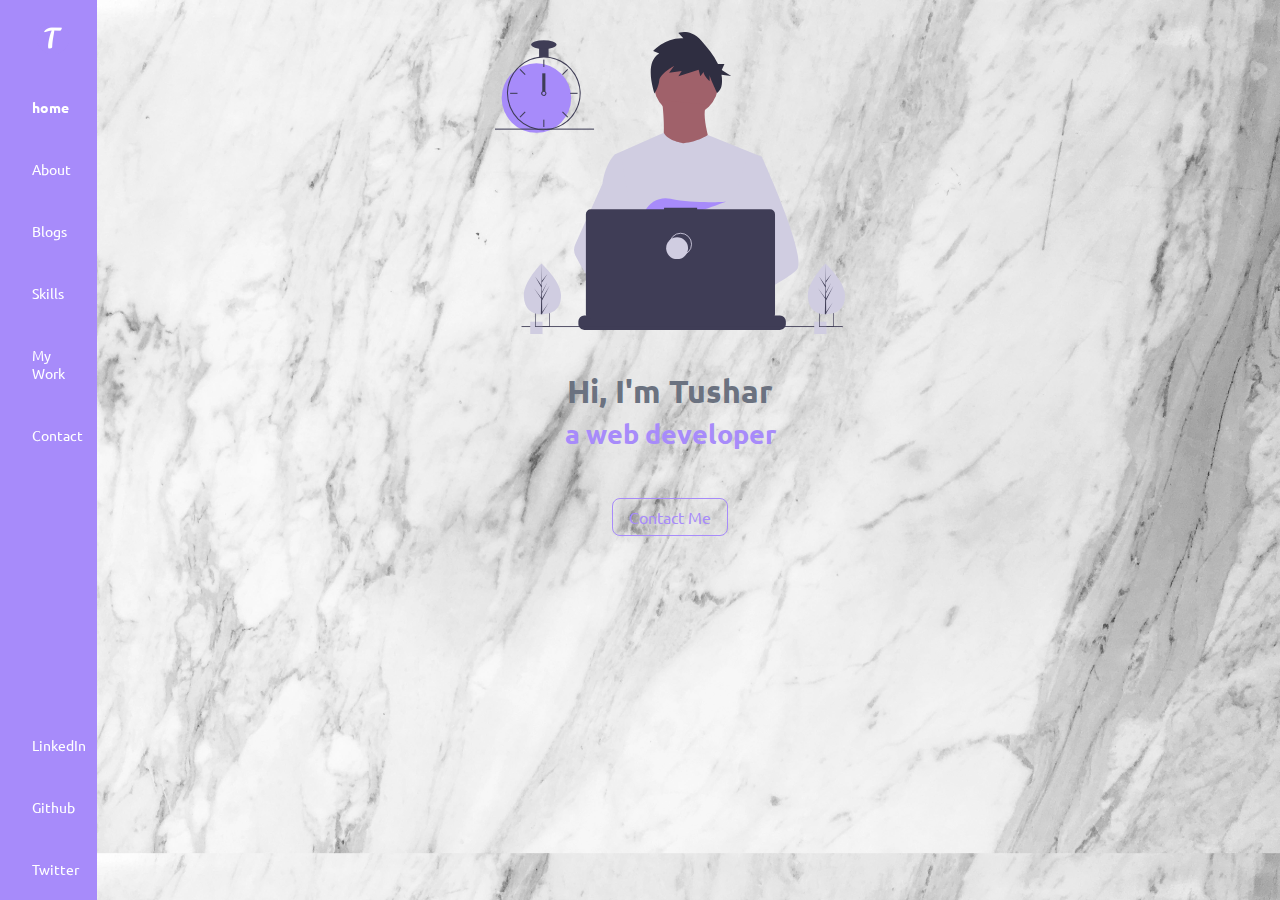
<file: index.html>
<!DOCTYPE html>
<html lang="en">

<head>
    <meta charset="UTF-8">
    <meta name="viewport" content="width=device-width, initial-scale=1.0">
    <link rel="apple-touch-icon" sizes="180x180" href="/images/favicon/apple-touch-icon.png">
    <link rel="icon" type="image/png" sizes="32x32" href="/images/favicon/favicon-32x32.png">
    <link rel="icon" type="image/png" sizes="16x16" href="/images/favicon/favicon-16x16.png">
    <link rel="manifest" href="/site.webmanifest">
    <title>Home | Tushar</title>
    <link href="/styles.css" rel="stylesheet">
</head>

<body>
    <div id="page">
        <div class="navigation container sidenav">
            <a href="/index.html">
                <img class="sidenav-icon" src="/images/favicon/favicon-32x32.png">
            </a>
            <a class="link link-active" href="/">home</a>
            <a class="link" href="/aboutme.html">About</a>
            <a class="link" href="/blogs.html">Blogs</a>
            <a class="link" href="/skills.html">Skills</a>
            <a class="link" href="/projects.html">My Work</a>
            <a class="link" href="/contact.html">Contact</a>
            <ul class="align-bottom list-non-bullet">
                <li>
                    <a class="link" href="http://www.linkedin.com/in/tushar-dahiya">LinkedIn</a>
                </li>
                <li>
                    <a class="link" href="http://github.com/tushardahiya">Github</a>
                </li>
                <li>
                    <a class="link" href="https://twitter.com/nothingcoolleft">Twitter</a>
                </li>
            </ul>
        </div>

        <header class="hero">
            <img class="hero-image" src="/images/hero-image.svg">
            <h1 class="hero-heading">Hi, I'm Tushar <br>
                <small>
                    <span class="hero-heading heading-inverted">a web developer</span>
                </small>
            </h1>
        </header>

        <div class="container container-center">
            <a class="link link-secondary" href="/contact.html">Contact Me</a>
        </div>

    </div>



</body>

</html>
</file>
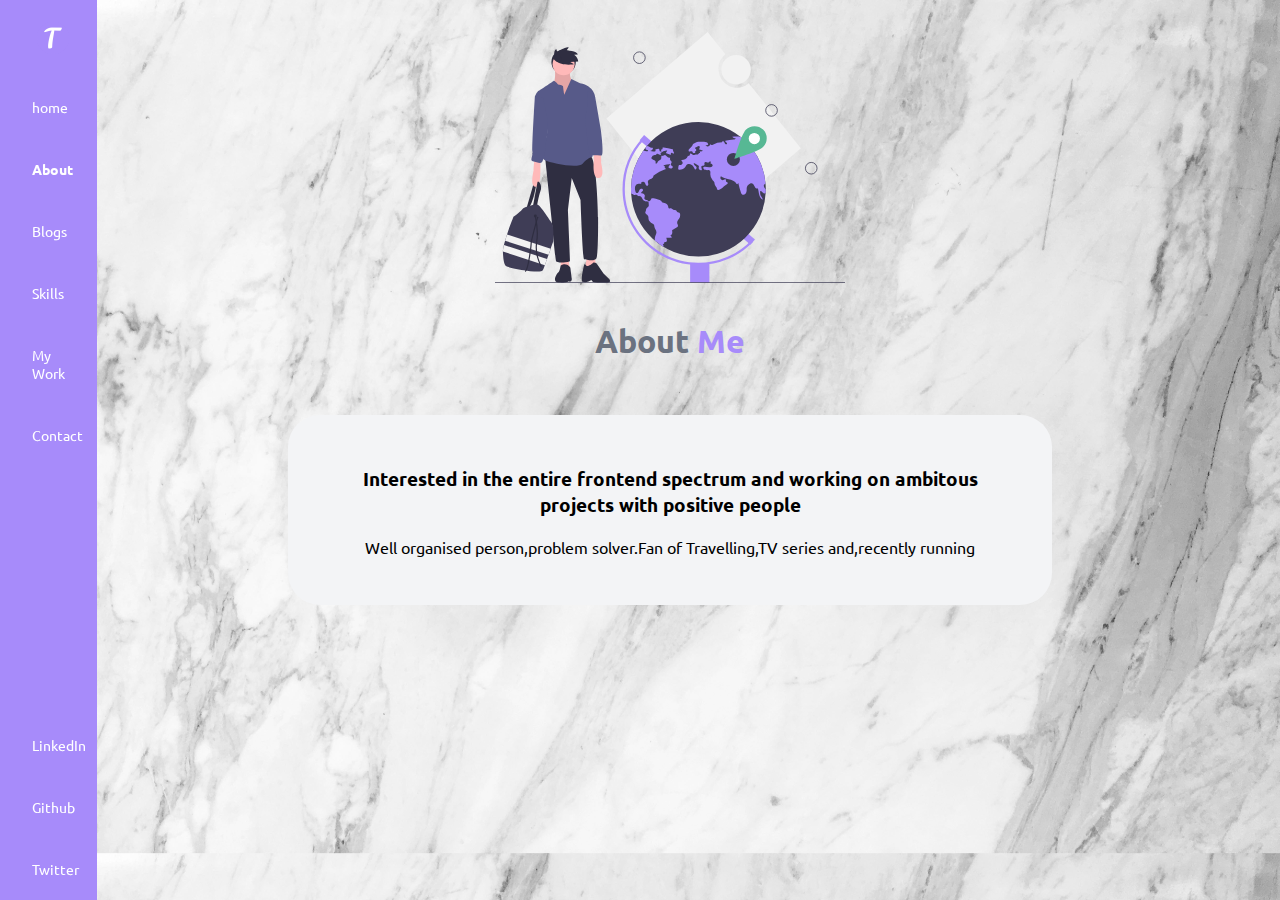
<file: aboutme.html>
<!DOCTYPE html>
<html lang="en">

<head>
    <meta charset="UTF-8">
    <meta name="viewport" content="width=device-width, initial-scale=1.0">
    <link rel="apple-touch-icon" sizes="180x180" href="/images/favicon/apple-touch-icon.png">
    <link rel="icon" type="image/png" sizes="32x32" href="/images/favicon/favicon-32x32.png">
    <link rel="icon" type="image/png" sizes="16x16" href="/images/favicon/favicon-16x16.png">
    <link rel="manifest" href="/site.webmanifest">
    <title>About Me | Tushar</title>
    <link href="styles.css" rel="stylesheet">
</head>

<body>
    <div id="page">
        <div class="navigation container sidenav">
            <a href="/index.html">
                <img class="sidenav-icon" src="/images/favicon/favicon-32x32.png">
            </a>
            <a class="link" href="/">home</a>
            <a class="link link-active" href="/aboutme.html">About</a>
            <a class="link" href="/blogs.html">Blogs</a>
            <a class="link" href="/skills.html">Skills</a>
            <a class="link" href="/projects.html">My Work</a>
            <a class="link" href="/contact.html">Contact</a>
            <ul class="align-bottom list-non-bullet">
                <li>
                    <a class="link" href="http://www.linkedin.com/in/tushar-dahiya">LinkedIn</a>
                </li>
                <li>
                    <a class="link" href="http://github.com/tushardahiya">Github</a>
                </li>
                <li>
                    <a class="link" href="https://twitter.com/nothingcoolleft">Twitter</a>
                </li>
            </ul>
        </div>



        <header class="hero">
            <img class="hero-image" src="/images/hero-image-aboutme.svg">
            <h1 class="hero-heading">About <span class="heading-inverted">Me</span></h1>
        </header>

        <section class="section ow container-center">
            <div class="container container-center">
                <h3>Interested in the entire frontend spectrum and working on ambitous projects with positive people
                </h3>
                <p>Well organised person,problem solver.Fan of Travelling,TV series and,recently running</p>
            </div>
        </section>

    </div>
</body>

</html>
</file>
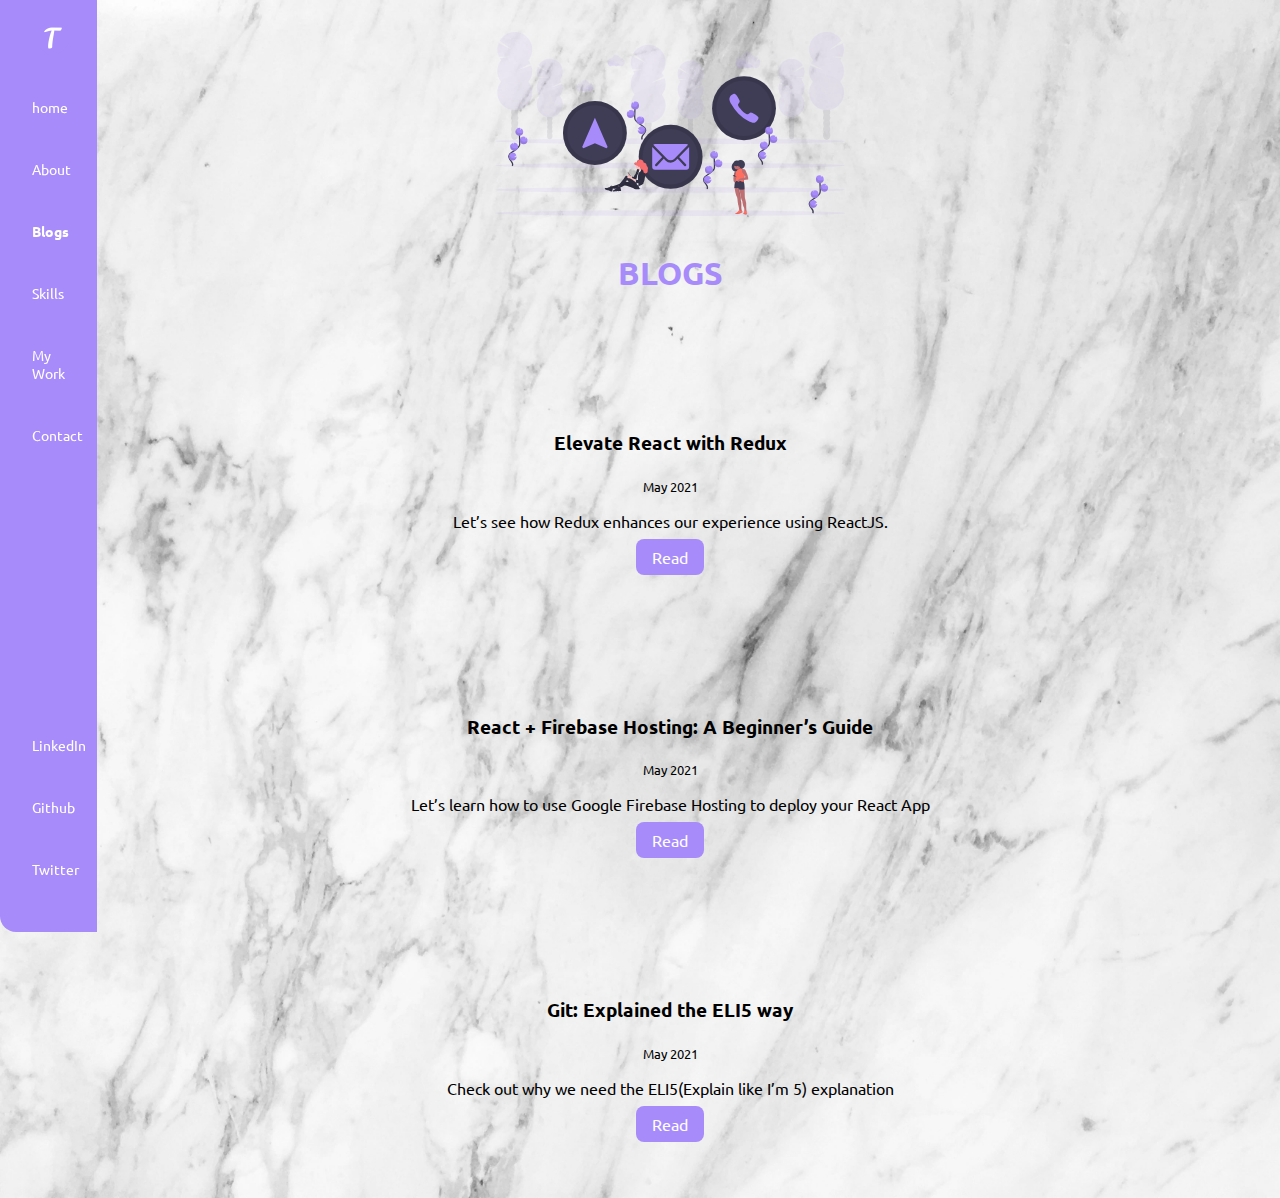
<file: blogs.html>
<!DOCTYPE html>
<html lang="en">

<head>
    <meta charset="UTF-8">
    <meta name="viewport" content="width=device-width, initial-scale=1.0">
    <link rel="apple-touch-icon" sizes="180x180" href="/images/favicon/apple-touch-icon.png">
    <link rel="icon" type="image/png" sizes="32x32" href="/images/favicon/favicon-32x32.png">
    <link rel="icon" type="image/png" sizes="16x16" href="/images/favicon/favicon-16x16.png">
    <link rel="manifest" href="/site.webmanifest">
    <title>My Blogs | Tushar</title>
    <link href="/styles.css" rel="stylesheet">
</head>

<body>
    <div id="page">


        <div class="navigation container sidenav">
            <a href="/index.html">
                <img class="sidenav-icon" src="/images/favicon/favicon-32x32.png">
            </a>
            <a class="link" href="/">home</a>
            <a class="link" href="/aboutme.html">About</a>
            <a class="link link-active" href="/blogs.html">Blogs</a>
            <a class="link" href="/skills.html">Skills</a>
            <a class="link" href="/projects.html">My Work</a>
            <a class="link" href="/contact.html">Contact</a>
            <ul class="align-bottom list-non-bullet">
                <li>
                    <a class="link" href="http://www.linkedin.com/in/tushar-dahiya">LinkedIn</a>
                </li>
                <li>
                    <a class="link" href="http://github.com/tushardahiya">Github</a>
                </li>
                <li>
                    <a class="link" href="https://twitter.com/nothingcoolleft">Twitter</a>
                </li>
            </ul>
        </div>

        <header class="hero">
            <img class="hero-image" src="/images/hero-image-contact.svg">
            <h1 class="hero-heading"><span class="heading-inverted">BLOGS</span></h1>
        </header>

        <section class="section container-center">
            <div class="container container-center">
                <section class="section ">
                    <div class="container container-center">
                        <h3>Elevate React with Redux</h3>
                        <small>May 2021</small>
                        <p>Let’s see how Redux enhances our experience using ReactJS.</p>
                        <a class="link link-primary" target="_blank"
                            href="https://twoshar.medium.com/elevate-react-with-redux-dd848803f9ff?source=friends_link&sk=f64d3fa70fd640c8bd4441c62786b72a">Read</a>
                    </div>
                </section>
            </div>
        </section>
        <section class="section container-center">
            <div class="container container-center">
                <section class="section ">
                    <div class="container container-center">
                        <h3>React + Firebase Hosting: A Beginner’s Guide</h3>
                        <small>May 2021</small>
                        <p>Let’s learn how to use Google Firebase Hosting to deploy your React App</p>
                        <a class="link link-primary" target="_blank"
                            href="https://twoshar.medium.com/react-firebase-hosting-a-beginners-guide-69c18c56cd0b?source=friends_link&sk=e06255c5153c4e8e85564ef8ee5e239f">Read</a>
                    </div>
                </section>
            </div>
        </section>
        
        <section class="section container-center">
            <div class="container container-center">
                <section class="section ">
                    <div class="container container-center">
                        <h3>Git: Explained the ELI5 way</h3>
                        <small>May 2021</small>
                        <p>Check out why we need the ELI5(Explain like I’m 5) explanation</p>
                        <a class="link link-primary" target="_blank"
                            href="https://twoshar.medium.com/git-explained-the-eli5-way-ce75ba38d954?source=friends_link&sk=655492c8894ea46911008d9b14d98104">Read</a>
                    </div>
                </section>
            </div>
        </section>

    </div>

</body>

</html>
</file>
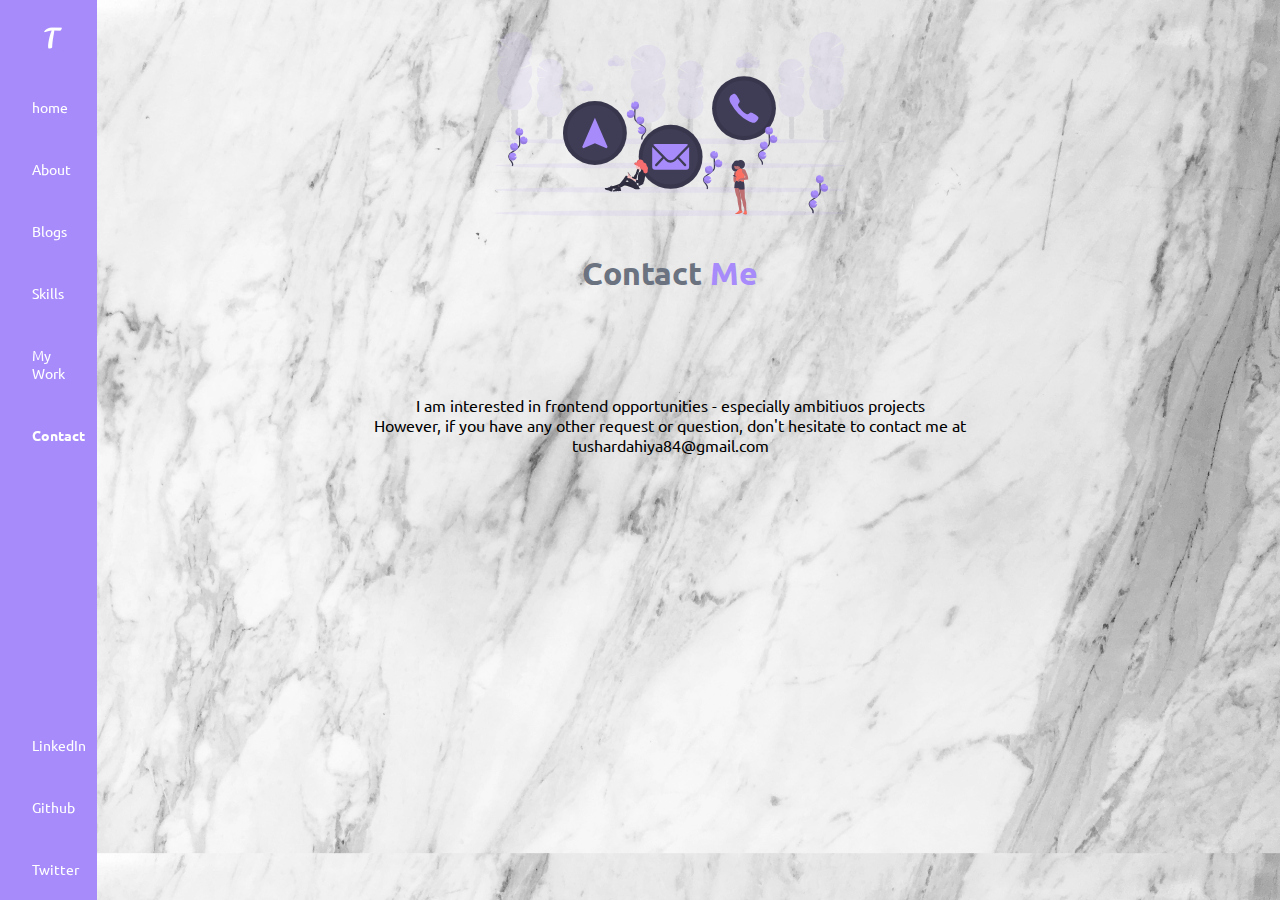
<file: contact.html>
<!DOCTYPE html>
<html lang="en">

<head>
    <meta charset="UTF-8">
    <meta name="viewport" content="width=device-width, initial-scale=1.0">
    <link rel="apple-touch-icon" sizes="180x180" href="/images/favicon/apple-touch-icon.png">
    <link rel="icon" type="image/png" sizes="32x32" href="/images/favicon/favicon-32x32.png">
    <link rel="icon" type="image/png" sizes="16x16" href="/images/favicon/favicon-16x16.png">
    <link rel="manifest" href="/site.webmanifest">
    <title>Contact Me | Tushar</title>
    <link href="/styles.css" rel="stylesheet">
</head>

<body>
    <div id="page">


        <div class="navigation container sidenav">
            <a href="/index.html">
                <img class="sidenav-icon" src="/images/favicon/favicon-32x32.png">
            </a>
            <a class="link" href="/">home</a>
            <a class="link" href="/aboutme.html">About</a>
            <a class="link" href="/blogs.html">Blogs</a>
            <a class="link" href="/skills.html">Skills</a>
            <a class="link" href="/projects.html">My Work</a>
            <a class="link link-active" href="/contact.html">Contact</a>
            <ul class="align-bottom list-non-bullet">
                <li>
                    <a class="link" href="http://www.linkedin.com/in/tushar-dahiya">LinkedIn</a>
                </li>
                <li>
                    <a class="link" href="http://github.com/tushardahiya">Github</a>
                </li>
                <li>
                    <a class="link" href="https://twitter.com/nothingcoolleft">Twitter</a>
                </li>
            </ul>
        </div>

        <header class="hero">
            <img class="hero-image" src="/images/hero-image-contact.svg">
            <h1 class="hero-heading">Contact <span class="heading-inverted">Me</span></h1>
        </header>

        <section class="section container-center">
            <div class="container container-center">
                <p>I am interested in frontend opportunities - especially ambitiuos projects <br>
                    However, if you have any other request or question, don't hesitate to contact me at tushardahiya84@gmail.com
                </p>
            </div>
        </section>

    </div>

</body>

</html>
</file>
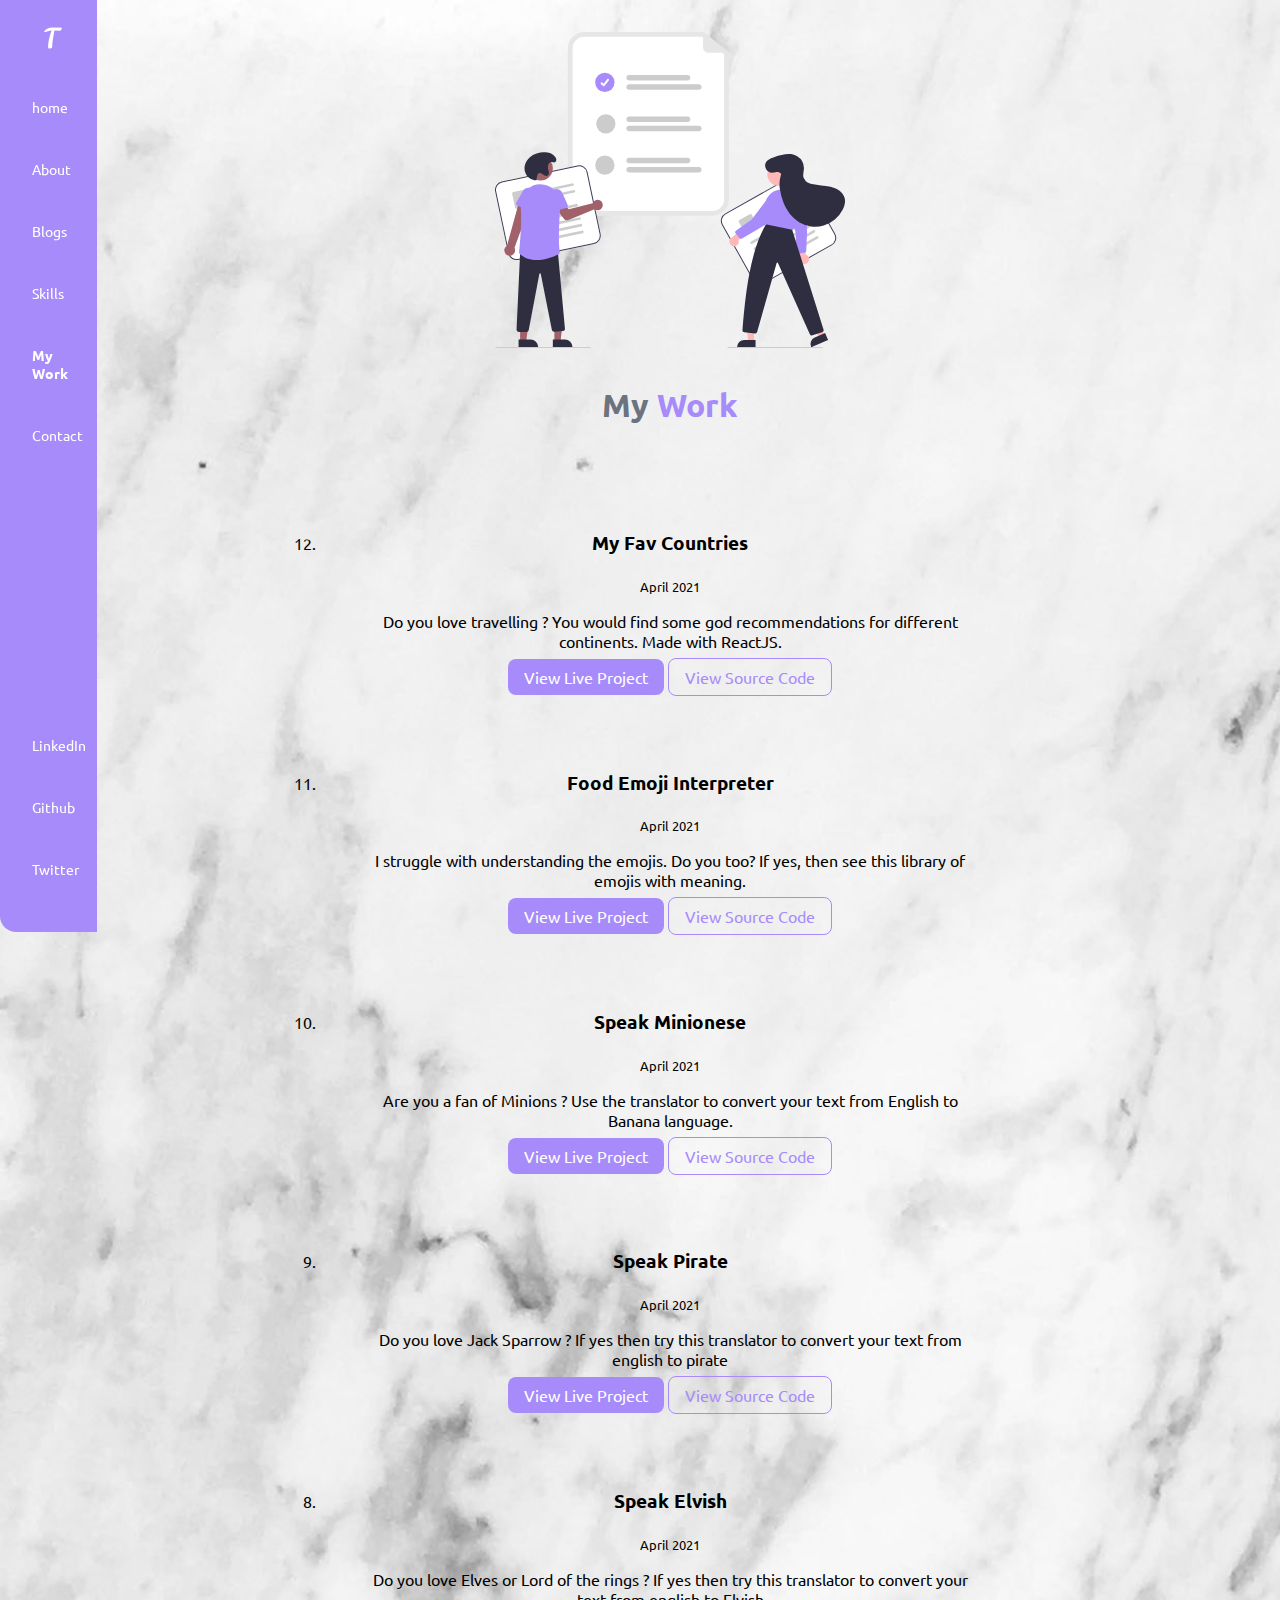
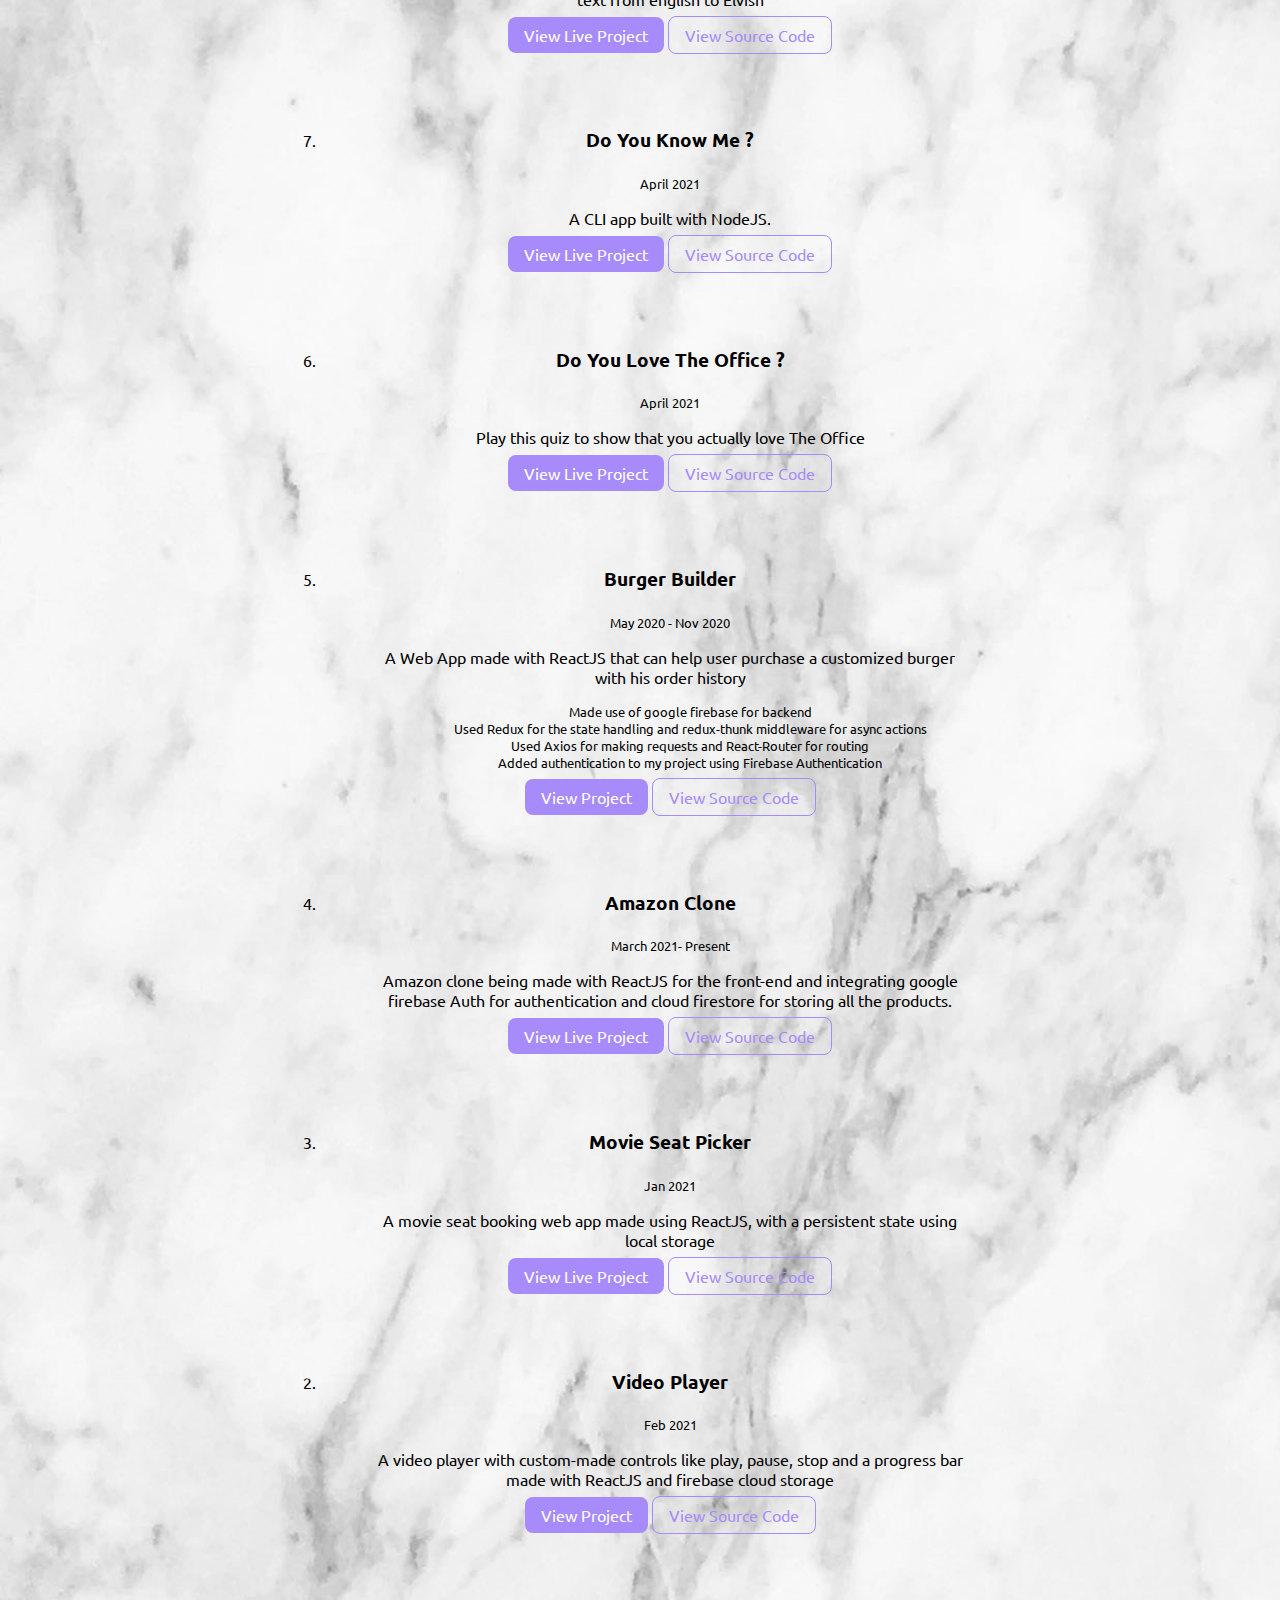
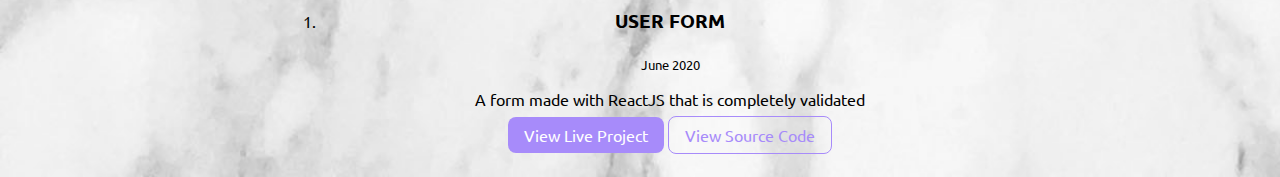
<file: projects.html>
<!DOCTYPE html>
<html lang="en">

<head>
    <meta charset="UTF-8">
    <meta name="viewport" content="width=device-width, initial-scale=1.0">
    <link rel="apple-touch-icon" sizes="180x180" href="/images/favicon/apple-touch-icon.png">
    <link rel="icon" type="image/png" sizes="32x32" href="/images/favicon/favicon-32x32.png">
    <link rel="icon" type="image/png" sizes="16x16" href="/images/favicon/favicon-16x16.png">
    <link rel="manifest" href="/site.webmanifest">
    <title>My Work | Tushar</title>
    <link href="styles.css" rel="stylesheet">
</head>

<body>
    <div id="page">
        <div class="navigation container sidenav">
            <a href="/index.html">
                <img class="sidenav-icon" src="/images/favicon/favicon-32x32.png">
            </a>
            <a class="link" href="/">home</a>
            <a class="link" href="/aboutme.html">About</a>
            <a class="link" href="/blogs.html">Blogs</a>
            <a class="link" href="/skills.html">Skills</a>
            <a class="link link-active" href="/projects.html">My Work</a>
            <a class="link" href="/contact.html">Contact</a>
            <ul class="align-bottom list-non-bullet">
                <li>
                    <a class="link" href="http://www.linkedin.com/in/tushar-dahiya">LinkedIn</a>
                </li>
                <li>
                    <a class="link" href="http://github.com/tushardahiya">Github</a>
                </li>
                <li>
                    <a class="link" href="https://twitter.com/nothingcoolleft">Twitter</a>
                </li>
            </ul>
        </div>



        <header class="hero">
            <img class="hero-image" src="/images/hero-image-projects.svg">
            <h1 class="hero-heading">My <span class="heading-inverted">Work</span></h1>
        </header>


        <ol reversed class="container container-center">
            <li>
                <section class="section ">
                    <div class="container container-center">
                        <h3>My Fav Countries</h3>
                        <small>April 2021</small>
                        <p>Do you love travelling ? You would find some god recommendations for different continents. Made with ReactJS.</p>
                        <a class="link link-primary" target="_blank"
                            href="https://travellersguide.netlify.app/">View Live
                            Project</a>
                        <a class="link link-secondary" target="_blank"
                            href="https://github.com/tushardahiya/travelguide">View
                            Source Code</a>
                    </div>
                </section>
            </li>
            <li>
                <section class="section ">
                    <div class="container container-center">
                        <h3>Food Emoji Interpreter</h3>
                        <small>April 2021</small>
                        <p>I struggle with understanding the emojis. Do you too? If yes, then see this library of emojis with meaning.</p>
                        <a class="link link-primary" target="_blank"
                            href="https://tusharsemojiinterpreter.netlify.app/">View Live
                            Project</a>
                        <a class="link link-secondary" target="_blank"
                            href="https://github.com/tushardahiya/emoji">View
                            Source Code</a>
                    </div>
                </section>
            </li>
            <li>
                <section class="section ">
                    <div class="container container-center">
                        <h3>Speak Minionese</h3>
                        <small>April 2021</small>
                        <p>Are you a fan of Minions ? Use the translator to convert your text from English to Banana language.</p>
                        <a class="link link-primary" target="_blank"
                            href="https://talkinminionese.netlify.app/">View Live
                            Project</a>
                        <a class="link link-secondary" target="_blank"
                            href="https://github.com/tushardahiya/minionese">View
                            Source Code</a>
                    </div>
                </section>
            </li>
            <li>
                <section class="section ">
                    <div class="container container-center">
                        <h3>Speak Pirate</h3>
                        <small>April 2021</small>
                        <p>Do you love Jack Sparrow ? If yes then 
                            try this translator to convert your text 
                            from english to pirate</p>
                        <a class="link link-primary" target="_blank"
                            href="https://talkpirate.netlify.app/">View Live
                            Project</a>
                        <a class="link link-secondary" target="_blank"
                            href="https://github.com/tushardahiya/pirate">View
                            Source Code</a>
                    </div>
                </section>
            </li>
            <li>
                <section class="section ">
                    <div class="container container-center">
                        <h3>Speak Elvish</h3>
                        <small>April 2021</small>
                        <p>Do you love Elves or Lord of the rings ? If yes then 
                            try this translator to convert your text 
                            from english to Elvish</p>
                        <a class="link link-primary" target="_blank"
                            href="https://elvish.netlify.app/">View Live
                            Project</a>
                        <a class="link link-secondary" target="_blank"
                            href="https://github.com/tushardahiya/Elvish">View
                            Source Code</a>
                    </div>
                </section>
            </li>
            <li>
                <section class="section ">
                    <div class="container container-center">
                        <h3>Do You Know Me ?</h3>
                        <small>April 2021</small>
                        <p>A CLI app built with NodeJS.</p>
                        <a class="link link-primary" target="_blank"
                            href="https://replit.com/@TusharDahiya/DoYouKnowMe?embed=1&output=1">View Live
                            Project</a>
                        <a class="link link-secondary" target="_blank"
                            href="https://github.com/tushardahiya/DoYouKnowMe">View
                            Source Code</a>
                    </div>
                </section>
            </li>
            <li>
                <section class="section ">
                    <div class="container container-center">
                        <h3>Do You Love The Office ?</h3>
                        <small>April 2021</small>
                        <p>Play this quiz to show that you actually love The Office</p>
                        <a class="link link-primary" target="_blank"
                            href="https://replit.com/@TusharDahiya/DoYouLoveTheOffice?embed=1&output=1">View Live
                            Project</a>
                        <a class="link link-secondary" target="_blank"
                            href="https://github.com/tushardahiya/DoYouLoveTheOffice">View
                            Source Code</a>
                    </div>
                </section>
            </li>
            <li>
                <section class="section">
                    <div class="container container-center">
                        <h3>Burger Builder</h3>
                        <small>May 2020 - Nov 2020</small>
                        <p>A Web App made with ReactJS that can help user purchase a customized burger with his order
                            history
                        <ul class="no-bullets">
                            <small>
                                <li>
                                    Made use of google firebase for backend
                                </li>
                                <li>
                                    Used Redux for the state handling and redux-thunk middleware for async
                                    actions
                                </li>
                                <li>
                                    Used Axios for making requests and React-Router for routing
                                </li>
                                <li>
                                    Added authentication to my project using Firebase Authentication
                                </li>
                            </small>
                        </ul>
                        </p>
                        <a class="link link-primary" target="_blank" href="https://react-my-burger-58817.web.app/">View
                            Project</a>
                        <a class="link link-secondary" target="_blank"
                            href="https://github.com/tushardahiya/burger-builder">View Source
                            Code</a>
                    </div>
                </section>
            </li>
            <li>
                <section class="section ">
                    <div class="container container-center">
                        <h3>Amazon Clone</h3>
                        <small>March 2021- Present</small>
                        <p>Amazon clone being made with ReactJS 
                            for the front-end and integrating google firebase Auth for 
                            authentication and cloud firestore for storing all the products.</p>
                        <a class="link link-primary" target="_blank" href="https://tusharkart-6a0b4.web.app/">View Live
                            Project</a>
                        <a class="link link-secondary" target="_blank"
                            href="https://github.com/tushardahiya/tusharkart">View
                            Source Code</a>
                    </div>
                </section>
            </li>
            <li>
                <section class="section">
                    <div class="container container-center">
                        <h3>Movie Seat Picker</h3>
                        <small>Jan 2021</small>
                        <p>A movie seat booking web app made using ReactJS, with a persistent state using local storage</p>
                        <a class="link link-primary" target="_blank"
                            href="https://movie-seat-picker.netlify.app/">View Live
                            Project</a>
                        <a class="link link-secondary" target="_blank"
                            href="https://github.com/tushardahiya/movie-seat-picker">View
                            Source Code</a>
                    </div>
                </section>
            </li>

            <li>
                <section class="section ">
                    <div class="container container-center">
                        <h3>Video Player</h3>
                        <small>Feb 2021</small>
                        <p> A video player with custom-made controls like play,
                             pause, stop and a progress bar made with ReactJS 
                             and firebase cloud storage</p>
                        <a class="link link-primary" target="_blank" href="https://tushar-video-player.web.app/">View Project</a>
                        <a class="link link-secondary" target="_blank" href="https://github.com/tushardahiya/video-player">View Source Code</a>
                    </div>
                </section>
            </li>

            <li>
                <section class="section">
                    <div class="container container-center">
                        <h3>USER FORM</h3>
                        <small>June 2020</small>
                        <p>A form made with ReactJS that is completely validated</p>
                        <a class="link link-primary" target="_blank"
                            href="https://tushar-validated-form.netlify.app/">View Live
                            Project</a>
                        <a class="link link-secondary" target="_blank"
                            href="https://github.com/tushardahiya/form-validator">View
                            Source Code</a>
                    </div>
                </section>
            </li>
        </ol>

    </div>

</body>

</html>
</file>
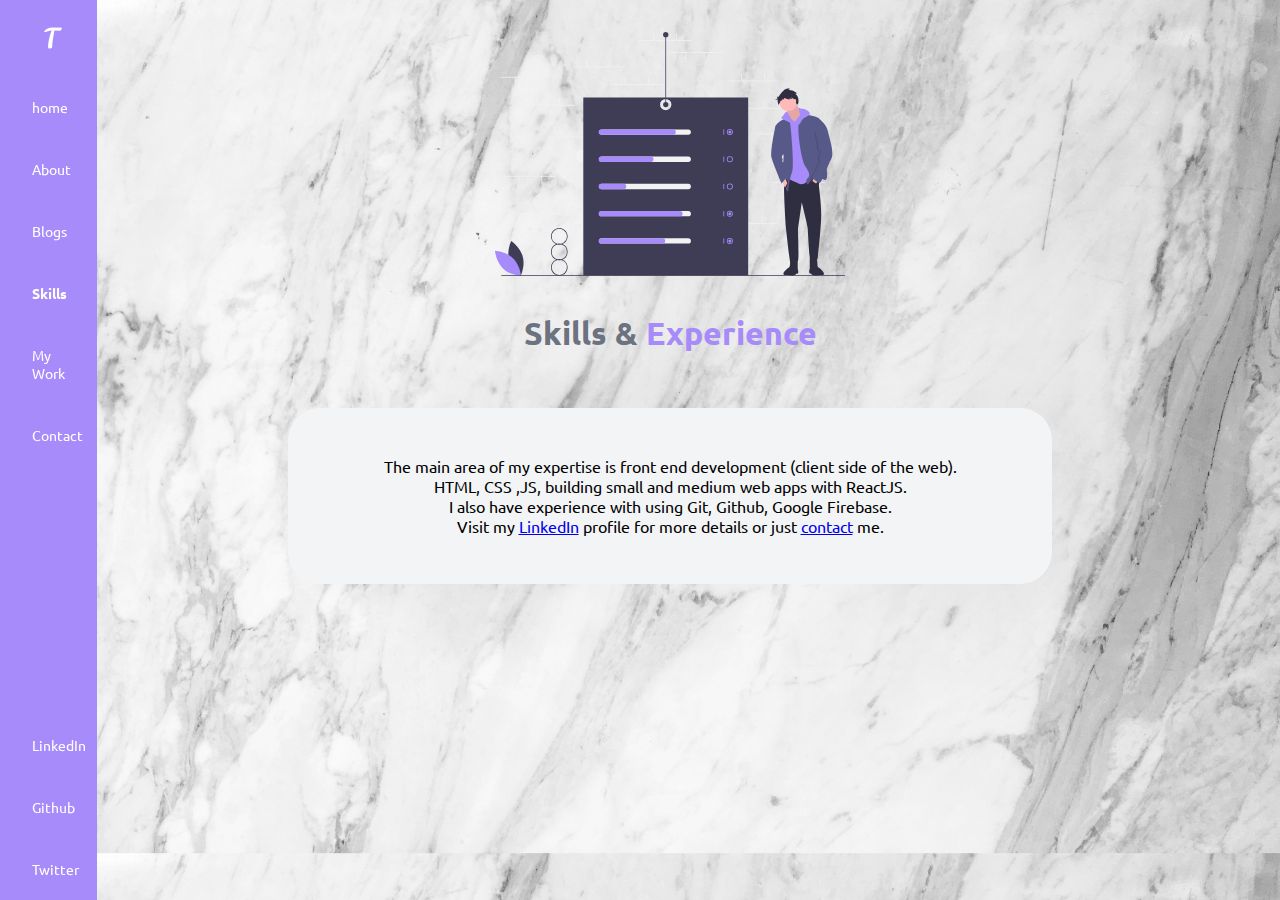
<file: skills.html>
<!DOCTYPE html>
<html lang="en">

<head>
    <meta charset="UTF-8">
    <meta name="viewport" content="width=device-width, initial-scale=1.0">
    <link rel="apple-touch-icon" sizes="180x180" href="/images/favicon/apple-touch-icon.png">
    <link rel="icon" type="image/png" sizes="32x32" href="/images/favicon/favicon-32x32.png">
    <link rel="icon" type="image/png" sizes="16x16" href="/images/favicon/favicon-16x16.png">
    <link rel="manifest" href="/site.webmanifest">
    <title>Skills | Tushar</title>
    <link href="/styles.css" rel="stylesheet">
</head>

<body>

    <div id="page">
        <div class="navigation container sidenav">
            <a href="/index.html">
                <img class="sidenav-icon" src="/images/favicon/favicon-32x32.png">
            </a>
            <a class="link" href="/">home</a>
            <a class="link" href="/aboutme.html">About</a>
            <a class="link" href="/blogs.html">Blogs</a>
            <a class="link link-active" href="/skills.html">Skills</a>
            <a class="link" href="/projects.html">My Work</a>
            <a class="link" href="/contact.html">Contact</a>
            <ul class="align-bottom list-non-bullet">
                <li>
                    <a class="link" href="http://www.linkedin.com/in/tushar-dahiya">LinkedIn</a>
                </li>
                <li>
                    <a class="link" href="http://github.com/tushardahiya">Github</a>
                </li>
                <li>
                    <a class="link" href="https://twitter.com/nothingcoolleft">Twitter</a>
                </li>
            </ul>
        </div>

        <header class="hero">
            <img class="hero-image" src="/images/hero-image-skills.svg">
            <h1 class="hero-heading">Skills & <span class="heading-inverted">Experience</span></h1>
        </header>

        <section class="section ow container-center">
            <div class="container container-center">
                <p>The main area of my expertise is front end development (client side of the web). <br>
                    HTML, CSS ,JS, building small and medium web apps with ReactJS.<br>
                    I also have experience with using Git, Github, Google Firebase. <br>
                    Visit my <a href="http://www.linkedin.com/in/tushar-dahiya">LinkedIn</a> profile for more details or
                    just <a href="/contact.html">contact</a> me.

                </p>
            </div>
        </section>

    </div>

</body>

</html>
</file>
<file: styles.css>
@import url("https://fonts.googleapis.com/css2?family=Ubuntu:wght@400;700&display=swap");

:root {
  --primary-color: #a78bfa;
  --dark-grey: #6b7280;
  --off-white: #f3f4f6;
}

#page {
  height: 100%;
  padding-left: 60px;
}

body {
  font-family: "Ubuntu", sans-serif;
  margin: 0px;
  background-image: url("/images/unsplash-background.jpg");
  background-color: #cccccc;
  background-size: cover;
}

hr {
  margin: 2rem 0rem;
}

.container {
  padding-left: 1rem;
  padding-right: 1rem;
}

.container-center {
  max-width: 700px;
  margin: auto;
  text-align: center;
}

.link {
  box-sizing: border-box;
  text-decoration: none;
  padding: 0.5rem 1rem;
  margin-top: 2rem;
  margin-bottom: 2rem;
}

.link-primary {
  background-color: var(--primary-color);
  border-radius: 0.5rem;
  color: white;
}

.link-secondary {
  color: var(--primary-color);
  border-radius: 0.5rem;
  border: 1px solid var(--primary-color);
}

.list-non-bullet {
  list-style: none;
}

.list-item-inline {
  display: inline;
  padding: 0rem 0.5rem;
}

.sidenav {
  height: 100%;
  width: 65px;
  position: fixed;
  z-index: 1;
  top: 0;
  left: 0;
  overflow-x: hidden;
  padding-top: 20px;
}

.sidenav-icon {
  display: block;
  margin-left: auto;
  margin-right: auto;
}

.align-bottom {
  position: absolute;
  bottom: 0;
  padding-left: 0px;
}

.sidenav a {
  padding: 6px 8px 6px 16px;
  text-decoration: none;
  font-size: 14px;
  color: white;
  display: block;
}

.navigation {
  background-color: var(--primary-color);
  color: white;
  padding: 1rem;
  border-bottom-left-radius: 1rem;
}

.navigation .nav-brand {
  font-weight: bold;
}

.navigation .link {
  color: white;
}

.navigation .nav-pills {
  text-align: right;
}

.navigation .link-active {
  font-weight: bold;
}

.hero {
  padding: 2rem;
}

.hero .hero-image {
  margin: auto;
  max-width: 350px;
  display: block;
}

.hero .hero-heading {
  padding-top: 1rem;
  color: var(--dark-grey);
  text-align: center;
}

.hero .hero-heading .heading-inverted {
  color: var(--primary-color);
}

.section {
  padding: 2rem;
  border-radius: 2rem;
}

.section h3 {
  text-align: center;
}

.ow {
  background-color: var(--off-white);
}

.footer {
  background-color: var(--primary-color);
  padding: 2rem 1rem;
  text-align: center;
  color: white;
  border-top-right-radius: 1rem;
}

.footer .footer-header {
  font-weight: bold;
  font-size: large;
}

.footer .link {
  color: white;
}

.footer ul {
  padding-inline-start: 0px;
}

.no-bullets {
  list-style-type: none;
}
</file>
